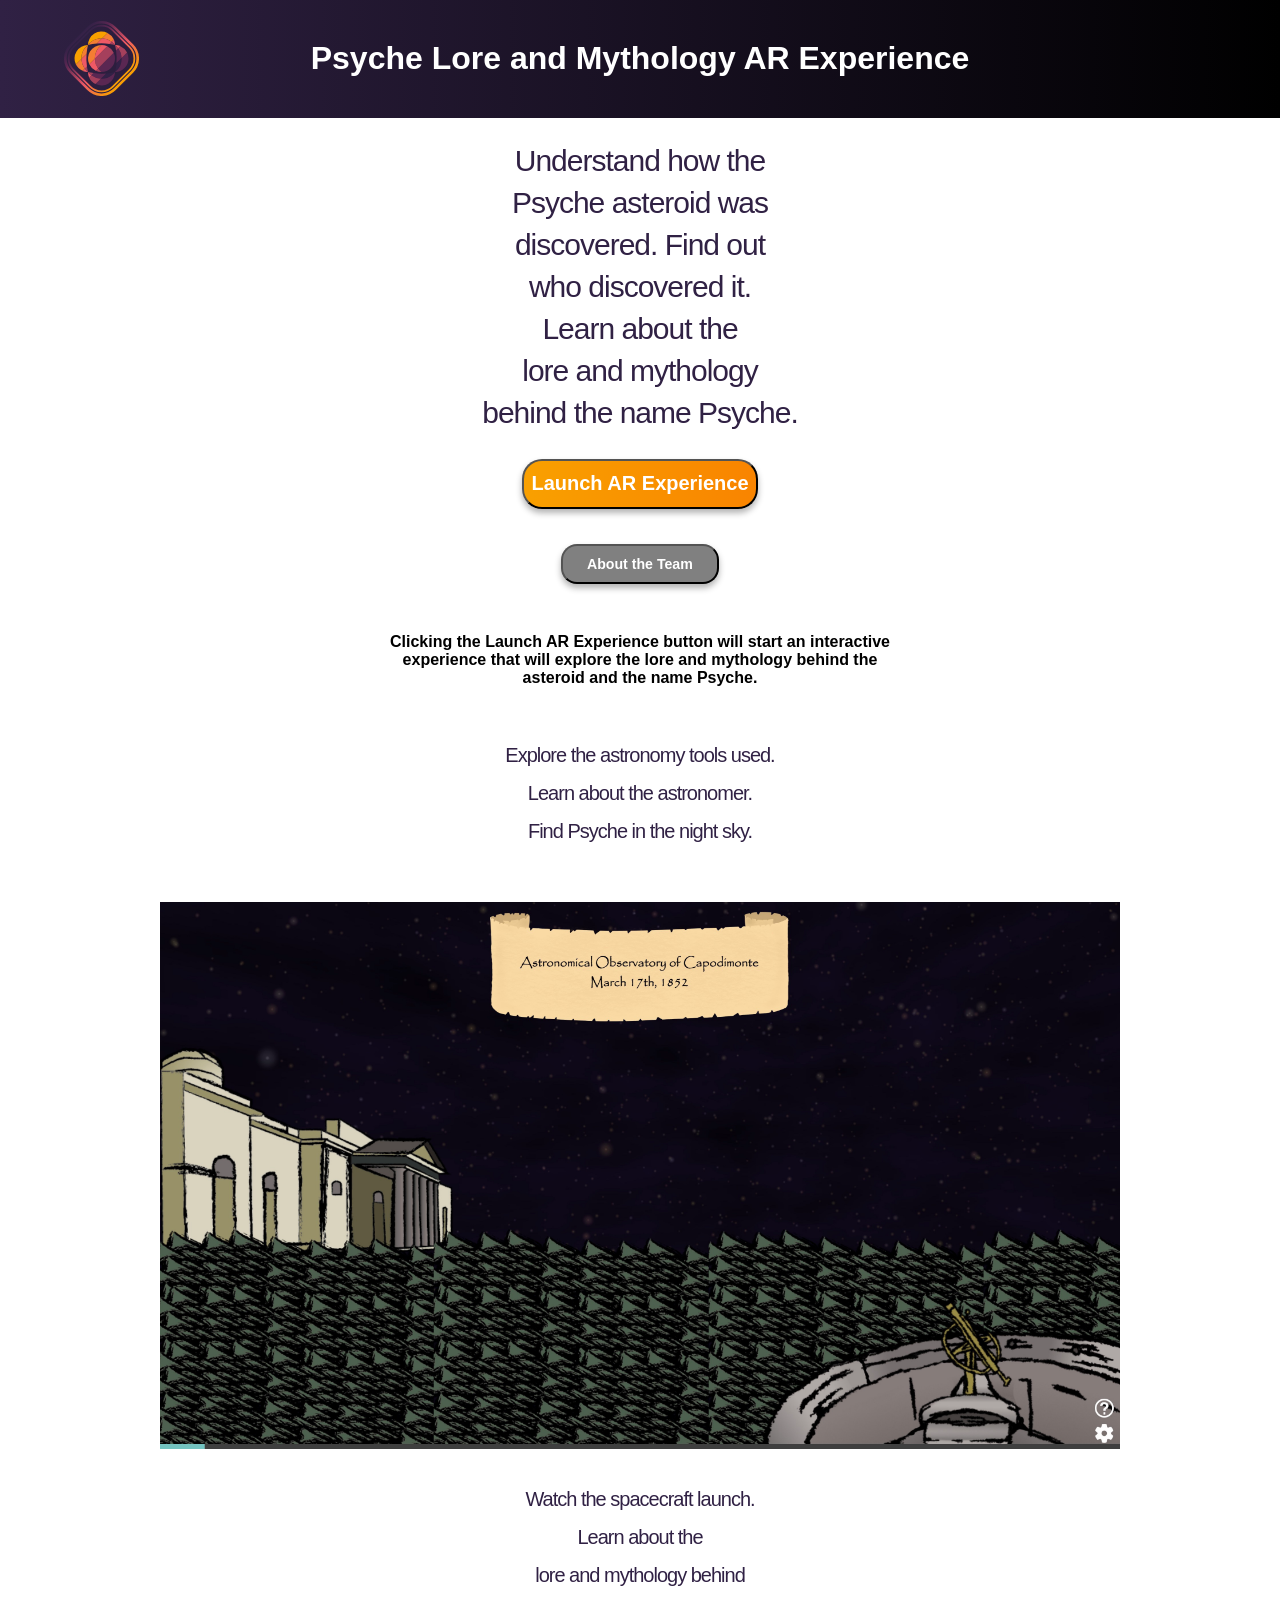
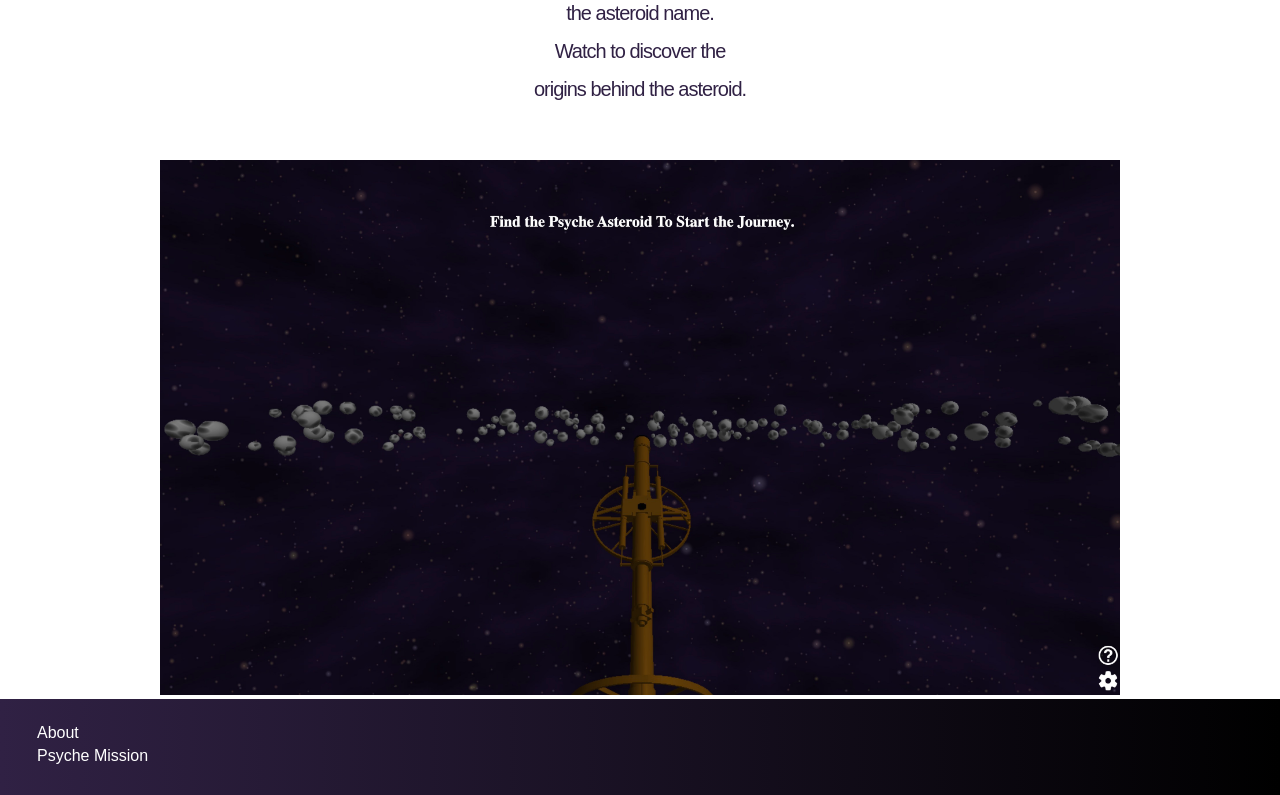
<file: lore_and_mythology_experience/pages/index.html>
<!doctype html>
<html lang="en">
<head>
<meta charset="UTF-8" />
<meta name="viewport" content="width=device-width, initial-scale=1.0" />
<meta http-equiv="X-UA-Compatible" content="IE=edge" />
<title>Psyche Lore and Mythology Launch Page</title>
<link rel="stylesheet" href="../assets/css/index.css" />
<script src="../assets/js/index.js" defer></script>
</head>

<body>
<!-- Launch Page Psyche Icon and Title -->
<div id="container">
<div id="psyche-header">
<img
  src="../assets/images/Psyche_Icon_Color-SVG.svg"
alt="Psyche Icon"
id="psyche-icon" draggable="false" />
<header>
<h1>Psyche Lore and Mythology AR Experience</h1>
</header>
</div>

<!-- Experience Information -->
<div class="psyche-info">
<!-- Experience Description -->
<div class="psyche-info-headline">Understand how the</div>
<div class="psyche-info-headline">Psyche asteroid was</div>
<div class="psyche-info-headline">discovered. Find out</div>
<div class="psyche-info-headline">who discovered it.</div>
<div class="psyche-info-headline">Learn about the</div>
<div class="psyche-info-headline">lore and mythology</div>
<div class="psyche-info-headline">behind the name Psyche.</div>

<!-- Launch Button -->
<button id="launch-button" type="button" onclick="onClick()">
Launch AR Experience
</button>

<!-- About Button -->
<button class="about-button" type="button">
  <a class="about-link" href="../../satellite_experience/pages/about_page.html">About the Team</a>
</button>
</div>

<!-- Instructions -->
<div class="psyche-info" style="margin-top: 0px">
Clicking the Launch AR Experience button will start an interactive </br>
experience that will explore the lore and mythology behind the </br>
  asteroid and the name Psyche.
</div>

      <!-- Main Content Section -->
      <div class="fade-in-section">
          <div class="psyche-info">
              <div class="psyche-info-line"> Explore the astronomy tools used.</div>
              <div class="psyche-info-line"> Learn about the astronomer.</div>
              <div class="psyche-info-line"> Find Psyche in the night sky.</div>
          </div>

          <div class="psyche-lore-telescope-img" >
              <img src="../assets/images/launch/context.jpg" alt="Observatory with telescope pointing up into the night sky" draggable="false"/>
          </div>
  </div>

  <!-- Psyche Lore Content Section -->
      <div class="fade-in-section">
          <div class="psyche-info">
              <div class="psyche-info-line"> Watch the spacecraft launch.</div>
              <div class="psyche-info-line"> Learn about the</div>
              <div class="psyche-info-line"> lore and mythology behind</div>
              <div class="psyche-info-line"> the asteroid name.</div>
              <div class="psyche-info-line">Watch to discover the</div>
              <div class="psyche-info-line"> origins behind the asteroid.</div>
          </div>

          <div class="psyche-lore-telescope-img">
              <img src="../assets/images/launch/main.jpeg" alt="Telescope searching for the asteroid in the night sky" draggable="false"/>
          </div>
      </div>

      <!-- footer -->
        <div class="footer">
          <div class="footer-links">
            <div class="footer-link"><a href="../../satellite_experience/pages/about_page.html">About</a></div>
            <div class="footer-link"><a href="https://psyche.asu.edu/" target="_blank">Psyche Mission</a></div>
          </div>
        </div>
    </div>
  </body>
</html>
</file>
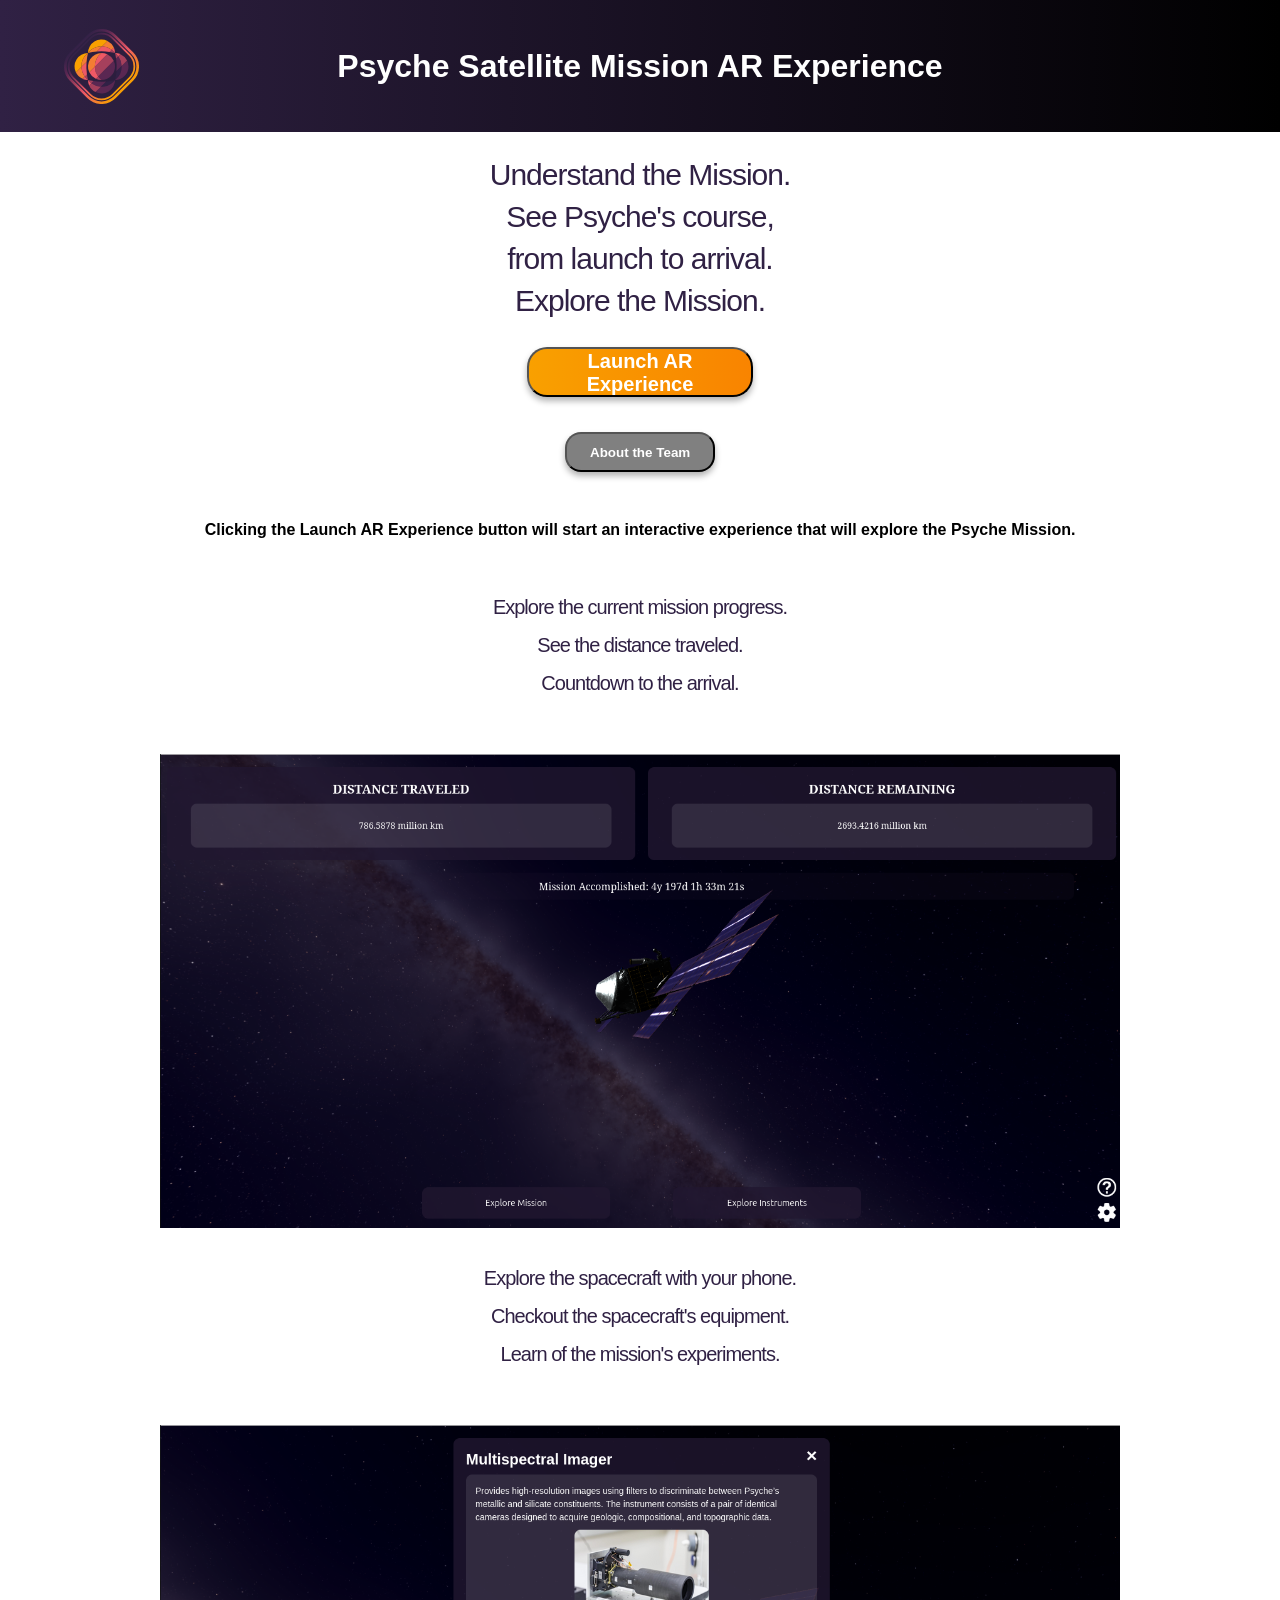
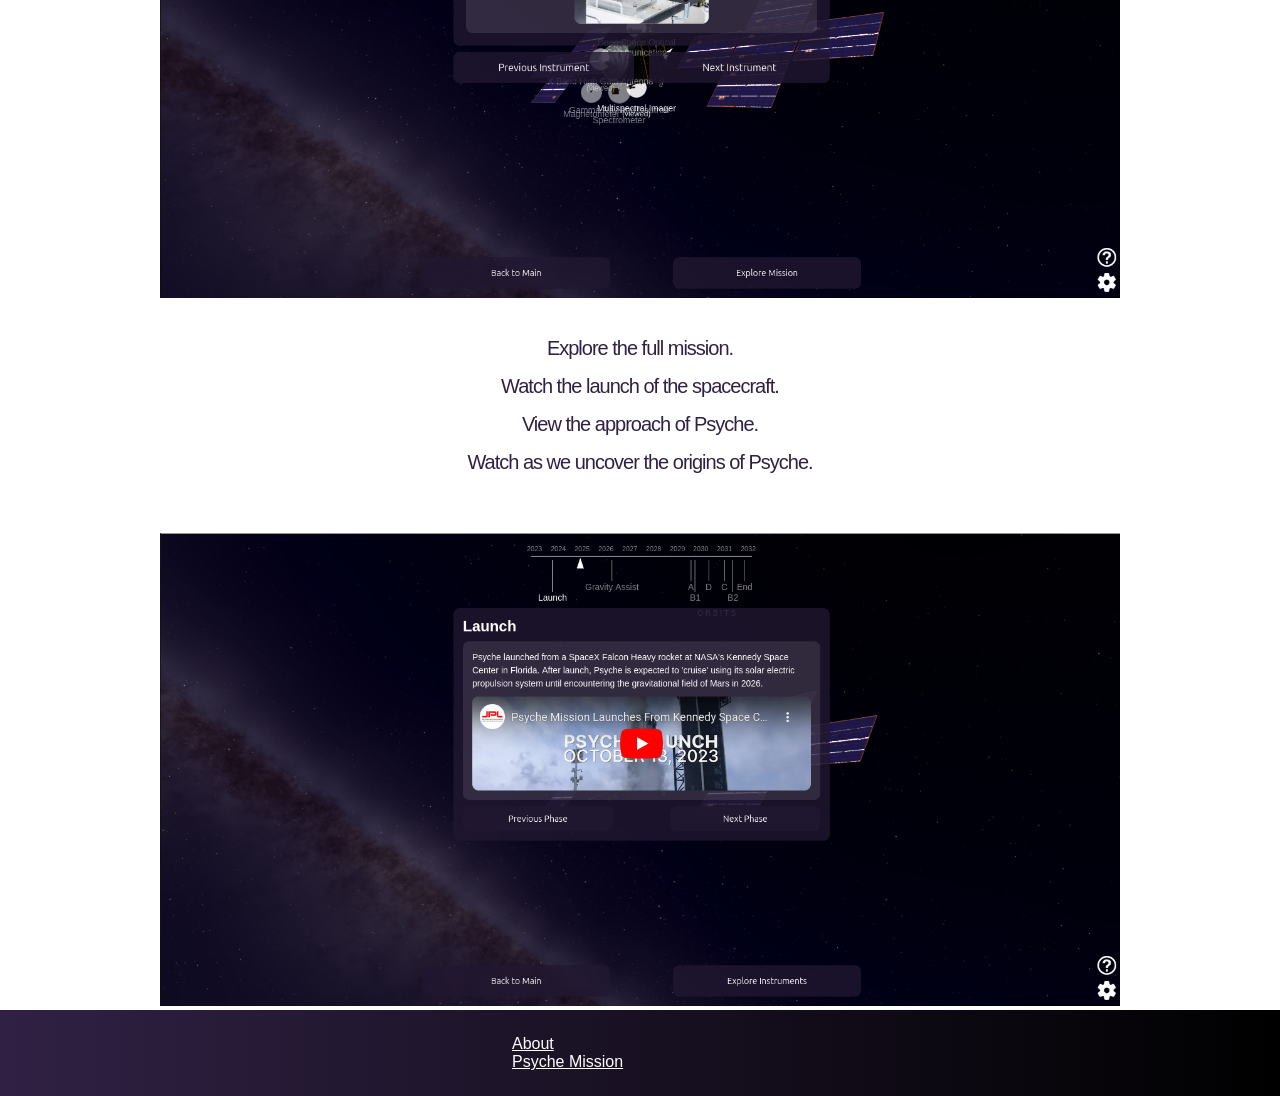
<file: satellite_experience/pages/index.html>
<!doctype html>
<html lang="en">
  <head>
    <meta charset="UTF-8" />
    <meta name="viewport" content="width=device-width, initial-scale=1.0" />
    <meta http-equiv="X-UA-Compatible" content="IE=edge" />
    <title>Launch Page</title>
    <link rel="stylesheet" href="../assets/css/index.css" />
    <script src="../assets/js/index.js" defer></script>
  </head>

  <body>
    <!-- Launch Page Psyche Icon and Title -->
    <div id="container">
      <div id="psyche-header">
        <img
          src="../assets/images/Psyche_Icon_Color-SVG.svg"
          alt="Psyche Icon"
          id="psyche-icon"
        />
        <header>
          <h1>Psyche Satellite Mission AR Experience</h1>
        </header>
      </div>

      <!-- Experience Information -->
      <div class="psyche-info">
        <!-- Experience Description -->
        <div class="psyche-info-headline">Understand the Mission.</div>
        <div class="psyche-info-headline">See Psyche's course,</div>
        <div class="psyche-info-headline">from launch to arrival.</div>
        <div class="psyche-info-headline">Explore the Mission.</div>

        <!-- Launch Button -->
        <button id="launch-button" type="button" onclick="onClick()">
          Launch AR Experience
        </button>

        <!-- About Button -->
        <button class="about-button" type="button">
          <a class="about-link" href="about_page.html">About the Team</a>
        </button>
      </div>

      <!-- Instructions -->
      <div class="psyche-info" style="margin-top: 0px">
        Clicking the Launch AR Experience button will start an interactive
        experience that will explore the Psyche Mission.
      </div>

      <!-- Main Content Section -->
      <div class="fade-in-section">
        <div class="psyche-info">
          <div class="psyche-info-line">
            Explore the current mission progress.
          </div>
          <div class="psyche-info-line">See the distance traveled.</div>
          <div class="psyche-info-line">Countdown to the arrival.</div>
        </div>

        <div class="psyche-satellite-img">
          <img
            src="../assets/images/main_content.png"
            alt="Psyche Satellite Image"
          />
        </div>
      </div>

      <!-- Instrument Content Section -->
      <div class="fade-in-section">
        <div class="psyche-info">
          <div class="psyche-info-line">
            Explore the spacecraft with your phone.
          </div>
          <div class="psyche-info-line">
            Checkout the spacecraft's equipment.
          </div>
          <div class="psyche-info-line">
            Learn of the mission's experiments.
          </div>
        </div>

        <div class="psyche-satellite-img">
          <img
            src="../assets/images/instruments_content.png"
            alt="Psyche Satellite Image"
          />
        </div>
      </div>

      <!-- Mission Content Section -->
      <div class="fade-in-section">
        <div class="psyche-info">
          <div class="psyche-info-line">Explore the full mission.</div>
          <div class="psyche-info-line">
            Watch the launch of the spacecraft.
          </div>
          <div class="psyche-info-line">View the approach of Psyche.</div>
          <div class="psyche-info-line">
            Watch as we uncover the origins of Psyche.
          </div>
        </div>
        <div class="psyche-satellite-img">
          <img
            src="../assets/images/mission_content.png"
            alt="Psyche Satellite Image"
          />
        </div>
      </div>

      <!-- footer -->
      <div class="footer">
        <div class="footer-links">
          <div><a href="about_page.html">About</a></div>
          <div><a href="https://psyche.asu.edu/" target="_blank">Psyche Mission</a></div>
        </div>
      </div>
    </div>
  </body>
</html>
</file>
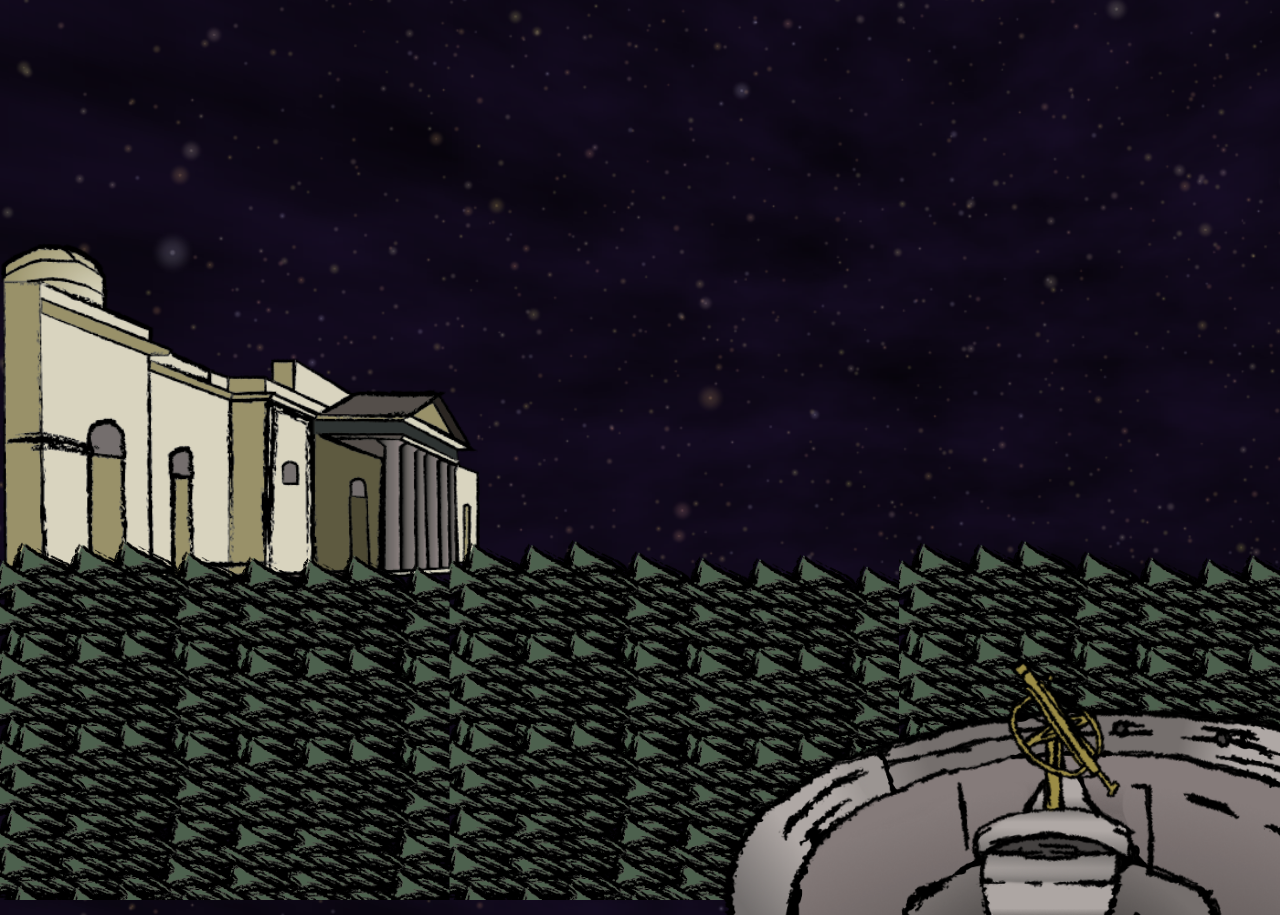
<file: lore_and_mythology_experience/pages/amp_context.html>
<!doctype html>
<html lang="en">
  <head>
    <meta charset="UTF-8" />
    <meta name="viewport" content="width=device-width, initial-scale=1.0" />
    <title>My Website</title>
    <link rel="stylesheet" href="../assets/css/context.css" />
  </head>

  <body>
    <div id="body">
      <div id="top">
        <div id="scroll" class="scroll-container">
          <div class="scroll-text">Astronomical Observatory of Capodimonte</div>
          <div class="scroll-text">March 17th, 1852</div>
        </div>
      </div>

      <div id="spacer">
        <div id="scrollClick" class="scroll-container">
          <div class="scroll-text">
            Click the Telescope to Start
          </div>
        </div>
      </div>

      <div id="middle">
        <div id="left">
          <div id="observatory"></div>
        </div>
        <div id="right">
          <div id="telescopeBg"></div>
          <div id="telescope"></div>
        </div>
      </div>
      <div id="fg1" class="foreground"></div>
      <div id="fg2" class="foreground"></div>
      <div id="fg3" class="foreground"></div>
    </div>
  </body>
</html>
</file>
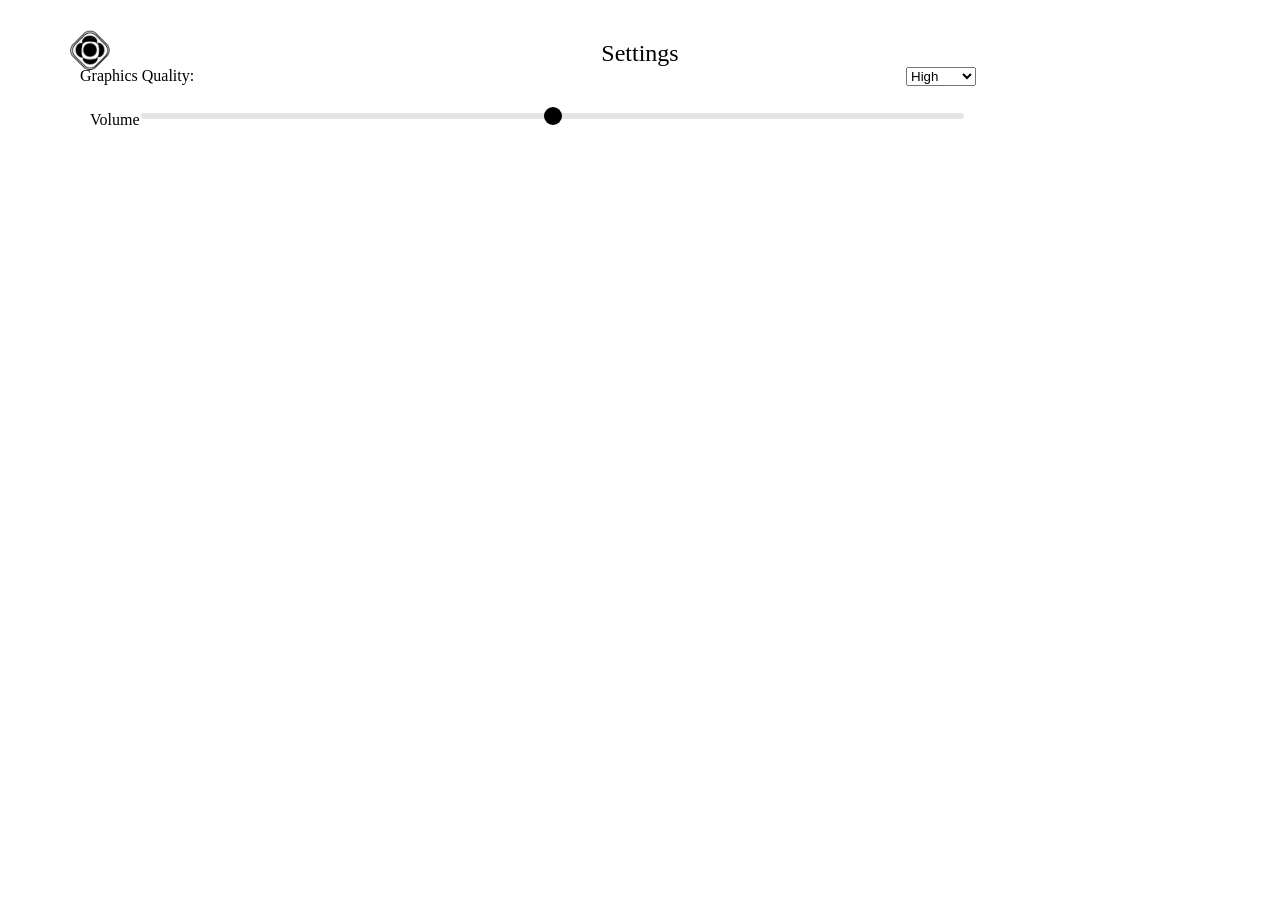
<file: lore_and_mythology_experience/pages/settings_modal.html>
<!doctype html>
<html lang="en">
  <head>
    <meta charset="UTF-8" />
    <meta name="viewport" content="width=device-width, initial-scale=1.0" />
    <title>Settings Page</title>
    <link id="setting-theme" rel="stylesheet" href="../assets/css/styles.css" />
  </head>
  <body>
    <!-- Settings Container -->
    <div id="modal-container-id" class="modal-container">
      <!-- Logo -->
      <div class="modal-logo-container">
        <img
          src="../assets/images/old_psyche_logo.png"
          alt="Logo"
          class="modal-logo"
          draggable="false"
        />
      </div>

      <!-- Settings Title -->
      <div class="modal-title">Settings</div>

      <!-- Content -->
      <div class="modal-content">
        <!-- Graphics Quality Content-->
        <label for="graphics-quality-dropdown">Graphics Quality:</label>
        <select id="graphics-quality-dropdown">
          <option value="high">High</option>
          <option value="medium">Medium</option>
          <option value="low">Low</option>
        </select>

        <!-- Volume Content -->
        <div class="settings-modal-volume">
          <label for="volume-slider">
            <span>Volume</span>
          </label>
          <input
            type="range"
            min="0"
            max="100"
            id="volume-slider"
            name="volume-setting"
            value="50"
          />
        </div>
      </div>
    </div>
    <script src="../assets/js/main.js"></script>
  </body>
</html>
</file>
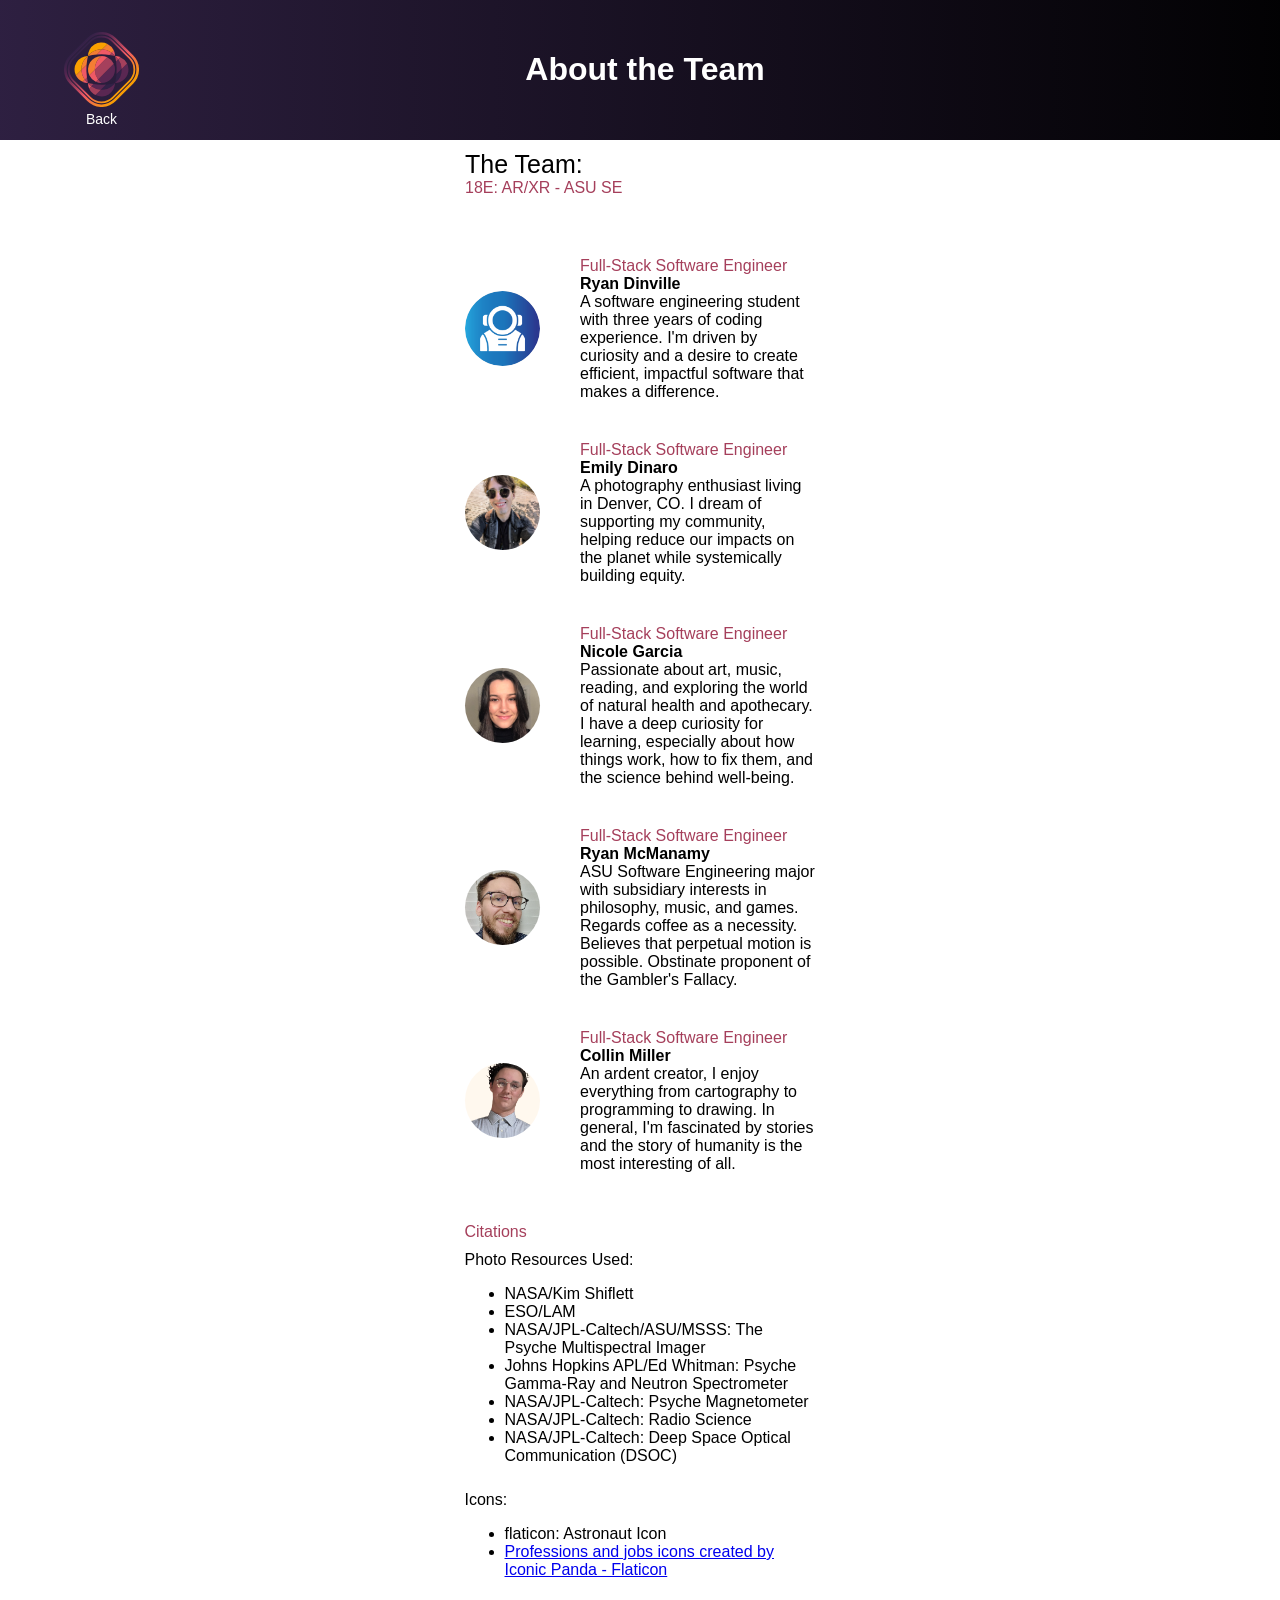
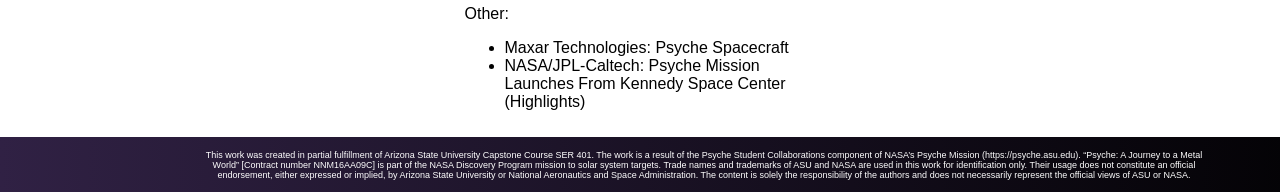
<file: satellite_experience/pages/about_page.html>
<!doctype html>
<html lang="en">
  <head>
    <meta charset="UTF-8" />
    <meta name="viewport" content="width=device-width, initial-scale=1.0" />
    <title>Vertical Flexbox</title>
    <link rel="stylesheet" href="../assets/css/about.css" />
  </head>
  <body>
    <div class="container">
      <div class="about-title">
        <button
          class="logo"
          id="back-button"
          type="button"
          onclick="history.back()"
        >
          <img
            src="../assets/images/Psyche_Icon_Color-SVG.svg"
            alt="Psyche Icon"
            id="psyche-icon"
          />
          <p class="back-link">Back</p>
        </button>

        <header><h1>About the Team</h1></header>
      </div>

      <div class="team-container">
        <div class="team">The Team:</div>
        <div class="group">18E: AR/XR - ASU SE</div>
      </div>

      <div class="content-container">
        <div class="about-container">
          <div class="team-member">
            <!-- <div class="pfp-container"> -->
            <!--   <img -->
            <!--     src="../assets/images/astronaut.png" -->
            <!--     <!-- src="../assets/images/user.png" -->
            <!--     alt="anonymous pfp" -->
            <!--     class="pfp-icon" -->
            <!--   /> -->
            <!-- </div> -->
            <div
              class="pfp-container"
              style="
                background-image: url(&quot;../assets/images/astronaut.png&quot;);
                background-size: cover;
              "
            ></div>
            <div class="name-container">
              <div class="role">Full-Stack Software Engineer</div>
              <div class="name">Ryan Dinville</div>
              <div class="bio">
                A software engineering student with three years of coding
                experience. I'm driven by curiosity and a desire to create
                efficient, impactful software that makes a difference.
              </div>
            </div>
          </div>

          <div class="team-member">
            <div
              class="pfp-container"
              style="
                background-image: url(&quot;../assets/images/Emily_PFP.jpg&quot;);
                background-size: cover;
              "
            ></div>
            <div class="name-container">
              <div class="role">Full-Stack Software Engineer</div>
              <div class="name">Emily Dinaro</div>
              <div class="bio">
                A photography enthusiast living in Denver, CO. I dream of
                supporting my community, helping reduce our impacts on the
                planet while systemically building equity.
              </div>
            </div>
          </div>

          <div class="team-member">
            <div
              class="pfp-container"
              style="
                background-image: url(&quot;../assets/images/Nicole_PFP.jpg&quot;);
                background-size: cover;
              "
            ></div>
            <div class="name-container">
              <div class="role">Full-Stack Software Engineer</div>
              <div class="name">Nicole Garcia</div>
              <div class="bio">
                Passionate about art, music, reading, and exploring the world of
                natural health and apothecary. I have a deep curiosity for
                learning, especially about how things work, how to fix them, and
                the science behind well-being.
              </div>
            </div>
          </div>

          <div class="team-member">
            <div
              class="pfp-container"
              style="
                background-image: url(&quot;../assets/images/ramcmana_pfp.jpg&quot;);
                background-size: cover;
              "
            ></div>
            <div class="name-container">
              <div class="role">Full-Stack Software Engineer</div>
              <div class="name">Ryan McManamy</div>
              <div class="bio">
                ASU Software Engineering major with subsidiary interests in
                philosophy, music, and games. Regards coffee as a necessity.
                Believes that perpetual motion is possible. Obstinate proponent
                of the Gambler's Fallacy.
              </div>
            </div>
          </div>

          <div class="team-member">
            <div
              class="pfp-container"
              style="
                background-image: url(&quot;../assets/images/collin_pfp.png&quot;);
                background-size: cover;
              "
            ></div>
            <div class="name-container">
              <div class="role">Full-Stack Software Engineer</div>
              <div class="name">Collin Miller</div>
              <div class="bio">
                An ardent creator, I enjoy everything from cartography to
                programming to drawing. In general, I'm fascinated by stories
                and the story of humanity is the most interesting of all.
              </div>
            </div>
          </div>
        </div>

        <div class="citation-container">
          <div class="citation-title">Citations</div>
          <div class="citation-section-title">Photo Resources Used:</div>
          <div class="citation-section">
            <ul>
              <li>NASA/Kim Shiflett</li>
              <li>ESO/LAM</li>
              <li>
                NASA/JPL-Caltech/ASU/MSSS: The Psyche Multispectral Imager
              </li>
              <li>
                Johns Hopkins APL/Ed Whitman: Psyche Gamma-Ray and Neutron
                Spectrometer
              </li>
              <li>NASA/JPL-Caltech: Psyche Magnetometer</li>
              <li>NASA/JPL-Caltech: Radio Science</li>
              <li>NASA/JPL-Caltech: Deep Space Optical Communication (DSOC)</li>
            </ul>
          </div>
          <div class="citation-section-title">Icons:</div>
          <div class="citation-section">
            <ul>
              <li>flaticon: Astronaut Icon</li>
              <li>
                <a
                  href="https://www.flaticon.com/free-icons/professions-and-jobs"
                  title="professions and jobs icons"
                  >Professions and jobs icons created by Iconic Panda -
                  Flaticon</a
                >
              </li>
            </ul>
          </div>
          <div class="citation-section-title">Other:</div>
          <div class="citation-section">
            <ul>
              <li>Maxar Technologies: Psyche Spacecraft</li>
              <li>
                NASA/JPL-Caltech: Psyche Mission Launches From Kennedy Space
                Center (Highlights)
              </li>
            </ul>
          </div>
        </div>
      </div>

      <footer>
        <div class="about-title">
          <div class="disclaimer">
            This work was created in partial fulfillment of Arizona State
            University Capstone Course SER 401. The work is a result of the
            Psyche Student Collaborations component of NASA’s Psyche Mission
            (https://psyche.asu.edu). “Psyche: A Journey to a Metal World”
            [Contract number NNM16AA09C] is part of the NASA Discovery Program
            mission to solar system targets. Trade names and trademarks of ASU
            and NASA are used in this work for identification only. Their usage
            does not constitute an official endorsement, either expressed or
            implied, by Arizona State University or National Aeronautics and
            Space Administration. The content is solely the responsibility of
            the authors and does not necessarily represent the official views of
            ASU or NASA.
          </div>
        </div>
      </footer>
    </div>
  </body>
</html>
</file>
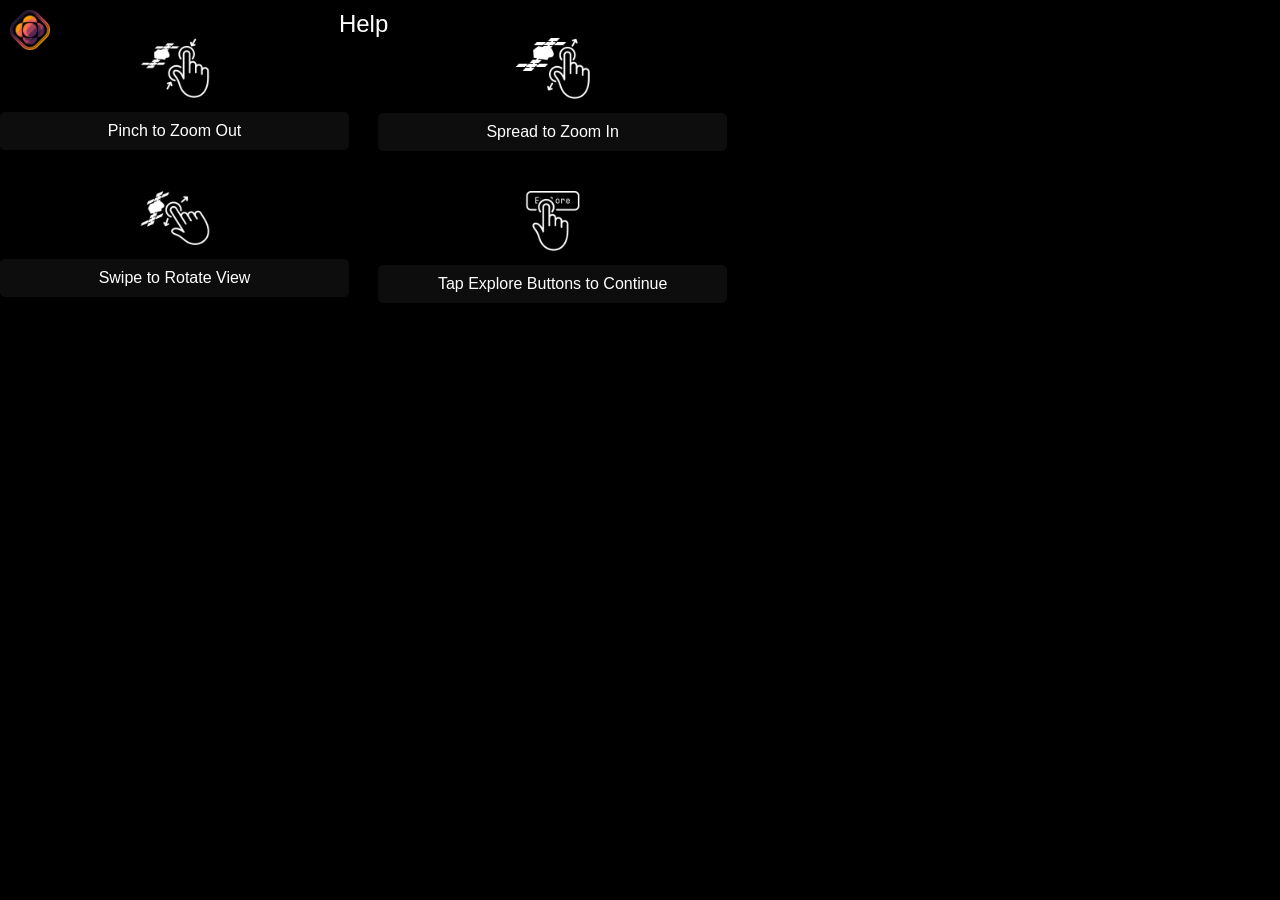
<file: satellite_experience/pages/help_modal.html>
<!doctype html>
<html lang="en">
  <head>
    <meta charset="UTF-8" />
    <meta name="viewport" content="width=device-width, initial-scale=1.0" />
    <title>Help Page</title>
    <link rel="stylesheet" href="../assets/css/styles.css" />
  </head>
  <body>
    <!-- Help Container -->
    <div id="help-modal-container-id" class="modal-container">
      <!-- Logo -->
      <div class="modal-logo-container">
        <img
          src="../assets/images/psyche_logo.png"
          alt="Logo"
          class="modal-logo"
        />
      </div>

      <!-- Help Title -->
      <div class="modal-title">Help</div>

      <!-- Content -->
      <div class="modal-content">
        <!-- Top Left Content -->
        <div class="modal-column-left">
          <img
            src="../assets/images/zoom_out_icon.png"
            alt="Pinch to Zoom Out"
            id="zoom-out-icon"
            class="modal-icon"
          />
          <div class="modal-text">Pinch to Zoom Out</div>
        </div>

        <!-- Top Right Content -->
        <div class="modal-column-right">
          <img
            src="../assets/images/zoom_in_icon.png"
            alt="Spread to Zoom In"
            id="zoom-in-icon"
            class="modal-icon"
          />
          <div class="modal-text">Spread to Zoom In</div>
        </div>

        <!-- Bottom Left Content -->
        <div class="modal-column-left">
          <img
            src="../assets/images/swipe_icon.png"
            alt="Swipe to Rotate View"
            id="swipe-icon"
            class="modal-icon"
          />
          <div class="modal-text">Swipe to Rotate View</div>
        </div>

        <!-- Bottom Right Content -->
        <div class="modal-column-right">
          <img
            src="../assets/images/tap_explore_icon.png"
            alt="Tap Explore Buttons"
            id="tap-icon"
            class="modal-icon"
          />
          <div class="modal-text">Tap Explore Buttons to Continue</div>
        </div>
      </div>
    </div>
  </body>
</html>
</file>
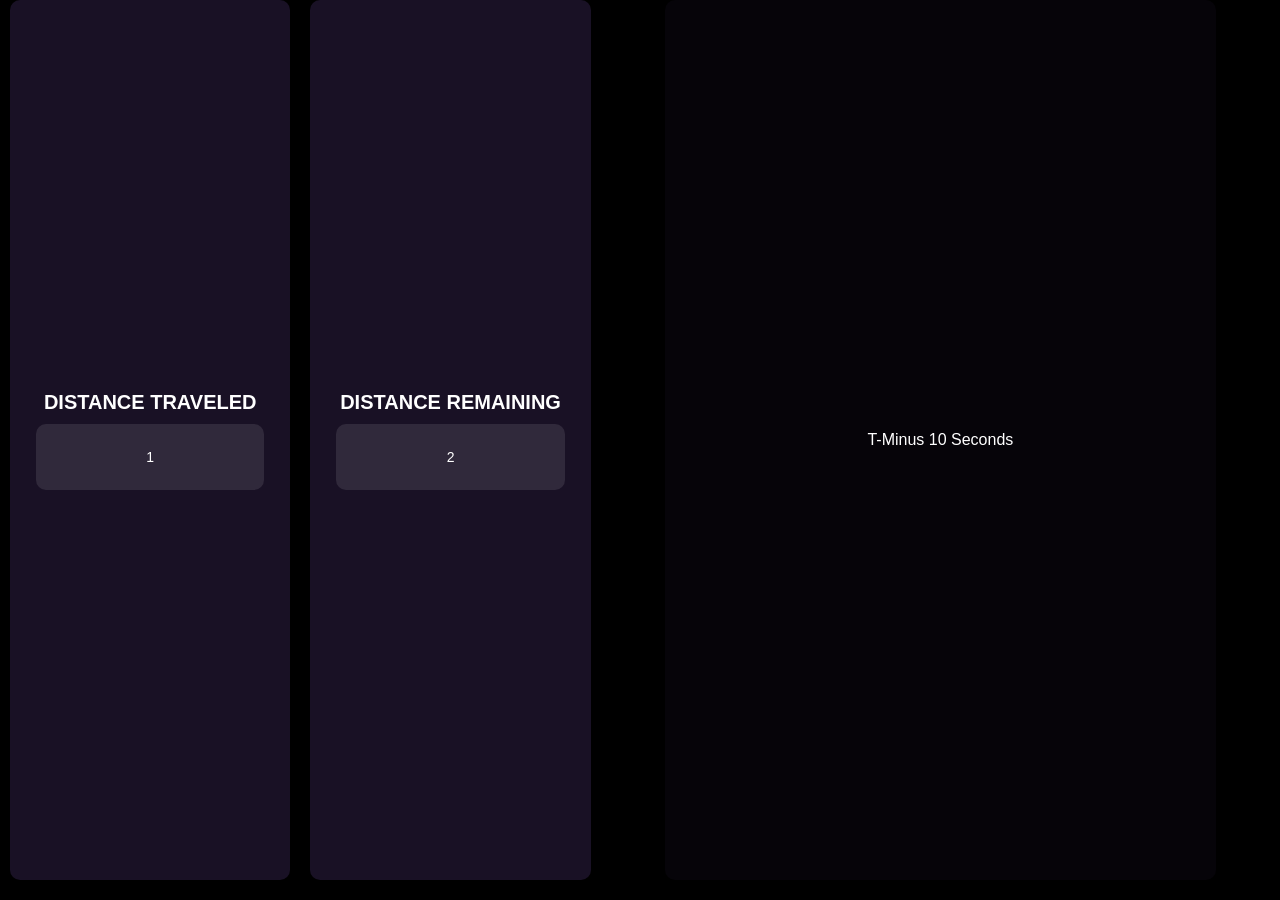
<file: satellite_experience/pages/main_content.html>
<!doctype html>
<html lang="en">
  <head>
    <meta charset="UTF-8" />
    <meta name="viewport" content="width=device-width, initial-scale=1.0" />
    <title>Main Content</title>
    <link rel="stylesheet" href="../assets/css/styles.css" />
  </head>
  <body>
    <div id = distanceFields>
      <div class="distance">
        <div class="distanceHeading" > DISTANCE TRAVELED </div>
        <div class="distanceInfo" id="distanceTag">1</div>
      </div>
      <div class="distance">
        <div class="distanceHeading" > DISTANCE REMAINING </div>
        <div class="distanceInfo" id="distanceLeft">2</div>
      </div>
    </div>
      <div id="timeRemaining"class="distance"> 
        T-Minus 10 Seconds
      </div>
  </body>
</html>
</file>
<file: lore_and_mythology_experience/assets/css/index.css>
/* Main Styling */
body {
  font-family: Arial, Helvetica, sans-serif;
  background-color: white;
  background: white;
  color: white;
  text-align: center;
  display: flex;
  padding: 0;
  margin: 0;
  width: 100%;
  position: absolute;
  margin: 0;
  padding: 0;
  overscroll-behavior: none;
}

img {
  pointer-events: none;
}
/* Launch Page */
#container {
  display: flex;
  flex-direction: column;
  justify-content: space-between;
  background-color: #ffffff;
  align-items: center;
  margin-left: 0vh;
  width: 100%;
  margin-right: 0vh;
  text-align: center;
}

#body {
  display: flex;
  flex-direction: column;
  justify-content: space-between;
  align-items: center;
  height: 100vh;
  margin: 0;
}

#psyche-header {
  display: flex;
  flex-direction: row;
  justify-content: center;
  align-self: center;
  background-image: linear-gradient(to right, #302144, #000000);
  align-items: center;
  min-height: 5%;
  width: 100%;
  text-align: center;
}

#psyche-icon {
  position: absolute;
  left: 0;
  align-self: center;
  max-height: 75px;
  max-width: 75px;
  min-height: 75px;
  min-width: 75px;
  height: 15%;
  width: 15%;
  margin-left: 5%;
  pointer-events: auto;
  cursor: pointer;
  z-index: 999;
}

#header {
  align-self: center;
  margin-left: 100px !important;
  margin-right: 100px !important;
}

h1 {
  margin-left: 100px;
  margin-right: 100px;
}

.psyche-info {
  margin-top: 50px;
  font-weight: bold;
  border: 2px solid white;
  color: black;
}

.psyche-info-line {
  font-family: "Helvetica", sans-serif;
  font-weight: normal;
  font-size: 20px;
  line-height: 1.4;
  text-align: center;
  color: #302144;
  letter-spacing: -1px;
}

.psyche-info-headline {
  font-family: "Helvetica", sans-serif;
  font-weight: normal;
  font-size: 30px;
  line-height: 1.4;
  text-align: center;
  color: #302144;
  letter-spacing: -1px;
}

.psyche-info-list {
  font-weight: normal;
  color: black;
  text-align: left;
  align-self: center;
  list-style-type: disc;
}

#launch-button {
  margin-top: 25px;
  margin-bottom: 25px;
  font-size: 20px;
  color: white;
  font-weight: bold;
  background: linear-gradient(to right, #f9a000, #f98400);
  border: 2px 50% black;
  border-radius: 20px;
  height: 50px;
  width: 75%;
  cursor: pointer;
  transition:
    background-color 0.3s,
    transform 0.1s;
  box-shadow: 0 4px 6px rgba(0, 0, 0, 0.3);
}

#launch-button:active {
  background: rgba(255, 255, 255, 0.5);
  color: #f9a000;
  transform: scale(0.95);
  border: none;
}

#launch-button:focus {
  outline: 3px solid #80bdff;
  outline-offset: 2px;
}

#launch-button:hover {
  box-shadow: 0 6px 8px rgba(0, 0, 0, 0.35);
}

.psyche-lore-telescope-img img {
  margin-top: 25px;
  width: 75%;
}

.fade-in-section {
  opacity: 0;
  transform: translateY(20px);
  transition:
    opacity 1s ease-out,
    transform 1s ease-out;
}

.fade-in-section.visible {
  opacity: 1;
  transform: translateY(0);
}

.psyche-info {
  margin: 20px 0;
}

.psyche-info-line {
  margin: 10px 0;
}

.about-link {
  text-decoration: none;
  font-size: 10cqw;
  color: white;
}

.about-button {
  margin-top: 10px;
  margin-bottom: 25px;
  container-type: inline-size;
  color: white;
  font-weight: bold;
  background-color: gray;
  border: 2px 50% black;
  border-radius: 16px;
  height: 40px;
  width: 50%;
  cursor: pointer;
  transition:
    background-color 0.3s,
    transform 0.1s;
  box-shadow: 0 4px 6px rgba(0, 0, 0, 0.3);
}

.about-button:active {
  background: rgba(255, 255, 255, 0.5);
  transform: scale(0.95);
  border: none;
}

.about-button:focus {
  outline: none;
}

.about-button:hover {
  box-shadow: 0 6px 8px rgba(0, 0, 0, 0.35);
}

.footer {
  background-image: linear-gradient(to right, #302144, #000000);
  width: 100%;
  justify-content: center;
}

.footer-links {
  padding-top: 20px;
  padding-bottom: 25px;
  text-align: left;
  width: 95%;
  left: 50%;
  margin: 0 auto;
}
.footer-links a {
  color: white;
  text-decoration: none;
}
.footer-links a:hover {
  color: #f9a001;
}
.footer-links a:visited {
  text-decoration: none;
}

.footer-link {
  margin: 5px;
}
</file>
<file: satellite_experience/assets/css/index.css>
/* Main Styling */
body {
  font-family: Arial, Helvetica, sans-serif;
  background-color: white;
  background: white;
  color: white;
  text-align: center;
  display: flex;
  padding: 0;
  margin: 0;
  width: 100%;
  position: absolute;
  margin: 0;
  padding: 0;
  overscroll-behavior: none;
}
/* Launch Page */
#container {
  display: flex;
  flex-direction: column;
  justify-content: space-between;
  background-color: #ffffff;
  align-items: center;
  margin-left: 0vh;
  width: 100%;
  margin-right: 0vh;
  text-align: center;
}

#body {
  display: flex;
  flex-direction: column;
  justify-content: space-between;
  align-items: center;
  height: 100vh;
  margin: 0;
}

#psyche-header {
  display: flex;
  flex-direction: row;
  justify-content: center;
  align-self: center;
  background-image: linear-gradient(to right, #302144, #000000);
  align-items: center;
  min-height: 5%;
  width: 100%;
  text-align: center;
}

#psyche-icon {
  position: absolute;
  left: 0;
  align-self: center;
  max-height: 75px;
  max-width: 75px;
  min-height: 75px;
  min-width: 75px;
  height: 15%;
  width: 15%;
  margin-left: 5%;
}

#header {
  align-self: center;
  margin-left: 100px !important;
  margin-right: 100px !important;
}

h1 {
  margin-left: 100px;
  margin-right: 100px;
}

.psyche-info {
  margin-top: 50px;
  font-weight: bold;
  border: 2px solid white;
  color: black;
}

.psyche-info-line {
  font-family: "Helvetica", sans-serif;
  font-weight: normal;
  font-size: 20px;
  line-height: 1.4;
  text-align: center;
  color: #302144;
  letter-spacing: -1px;
}

.psyche-info-headline {
  font-family: "Helvetica", sans-serif;
  font-weight: normal;
  font-size: 30px;
  line-height: 1.4;
  text-align: center;
  color: #302144;
  letter-spacing: -1px;
}

.psyche-info-list {
  font-weight: normal;
  color: black;
  text-align: left;
  align-self: center;
  list-style-type: disc;
}

#launch-button {
  margin-top: 25px;
  margin-bottom: 25px;
  font-size: 20px;
  color: white;
  font-weight: bold;
  background: linear-gradient(to right, #f9a000, #f98400);
  border: 2px 50% black;
  border-radius: 20px;
  height: 50px;
  width: 75%;
  cursor: pointer;
  transition:
    background-color 0.3s,
    transform 0.1s;
  box-shadow: 0 4px 6px rgba(0, 0, 0, 0.3);
}

#launch-button:active {
  background: rgba(255, 255, 255, 0.5);
  color: #f9a000;
  transform: scale(0.95);
  border: none;
}

#launch-button:focus {
  outline: 3px solid #80bdff;
  outline-offset: 2px;
}

#launch-button:hover {
  box-shadow: 0 6px 8px rgba(0, 0, 0, 0.35);
}

.psyche-satellite-img img {
  margin-top: 25px;
  width: 75%;
}

.fade-in-section {
  opacity: 0;
  transform: translateY(20px);
  transition:
    opacity 1s ease-out,
    transform 1s ease-out;
}

.fade-in-section.visible {
  opacity: 1;
  transform: translateY(0);
}

.psyche-info {
  margin: 20px 0;
}

.psyche-info-line {
  margin: 10px 0;
}

.about-link {
  text-decoration: none;
  font-size: 10cqw;
  color: white;
}

.about-button {
  margin-top: 10px;
  margin-bottom: 25px;
  container-type: inline-size;
  color: white;
  font-weight: bold;
  background-color: gray;
  border: 2px 50% black;
  border-radius: 16px;
  height: 40px;
  width: 50%;
  cursor: pointer;
  transition:
    background-color 0.3s,
    transform 0.1s;
  box-shadow: 0 4px 6px rgba(0, 0, 0, 0.3);
}

.about-button:active {
  background: rgba(255, 255, 255, 0.5);
  transform: scale(0.95);
  border: none;
}

.about-button:focus {
  outline: none;
}

.about-button:hover {
  box-shadow: 0 6px 8px rgba(0, 0, 0, 0.35);
}

.footer {
  background-image: linear-gradient(to right, #302144, #000000);
  width: 100%;
  justify-content: center;
}

.footer-links {
  padding-top: 25px;
  padding-bottom: 25px;
  text-align: left;
  width: 20%;
  left: 50%;
  margin: 0 auto;
}
.footer-links a {
  color: white;
}
</file>
<file: lore_and_mythology_experience/assets/css/context.css>
@font-face {
    font-family: 'Papyrus';
    src: url('../fonts/papyrus.ttf') format('truetype');
}
html {
    overflow: hidden;
}
body {
    background-image: url("../images/context/skybox.png");
    display: flex;
    flex-direction: column;
    min-height: 100vh;
    height: 100vh;
    gap: 20px;
    margin: 0;
    overflow: hidden;
}
/*
====================================
Main Containers
====================================
 */
#top {
    display: flex;
    flex-direction: column;
    height: 20vh;
    margin-top: 20px;
    justify-content: center;
    align-items: center;
}

#spacer {
    display: flex;
    flex-direction: column;
    height: 20vh;
    margin-top: -20px;
    justify-content: center;
    align-items: center;
}
#middle {
    display: flex;
    height: 40vh;
    flex-direction: row;
    position: absolute;
    bottom: 35vh;
}
.foreground {
    display: flex;
    flex-direction: row;
    height: 20vh;
    width: 100vw;
    background-image: url("../images/context/grass.png");
    background-size: auto 100%;
    background-repeat: repeat-x;
}
/*
====================================
Secondary Containers
====================================
 */
#scroll {
    opacity: 0;
    max-width: 500px;
}
#scrollClick {
    opacity: 0;
    max-width: 500px;
    height: 50%;
}
#left {
    width: 50vw;
    position: relative;
    bottom: -2vh;
    z-index: 1;
}
#right {
    width: 40vw;
    position: relative;
    bottom: -20vh;
    left: 5vw;
    z-index: 6;
    display: flex;
    flex-direction: column-reverse;
}
#fg1 {
    position: absolute;
    bottom: 20vh;
    z-index: 2;
}
#fg2 {
    position: absolute;
    bottom: 10vh;
    z-index: 4;
}
#fg3 {
    position: absolute;
    bottom: 0;
    z-index: 5;
}
/*
====================================
Tertiary Containers
====================================
 */

 #telescope {
    aspect-ratio: 1 / 1;
    width: 700px;
    height: auto;
    opacity: 1 !important;
    z-index: 2;
    background-image: url("../images/context/telescope.png");
    background-size: contain;
    background-repeat: no-repeat;
    background-position: bottom right;
    position: absolute;
    bottom: -150px;
    right: -200px;
    pointer-events: none;
}

#telescopeBg {
    background-color: rgba(255, 255, 255, 0.0);
    aspect-ratio: 1 / 1;
    width: 150px;
    height: auto;
    z-index: 10;
    border-radius: 100%;
    position: absolute;
    bottom: -40px;
    right: 80px;
    pointer-events: all;
}


#observatory {
    width: 100%;
    height: 100%;
    z-index: 3;
    background-image: url("../images/context/observatory.png");
    background-size: contain;
    background-repeat: no-repeat;
    background-position: left bottom;
}

.scroll-container {
    display: flex;
    flex-direction: column;
    justify-content: center;
    align-items: center;
    width: 100%;
    height: 100%;
    background-image: url("../images/context/scroll.png");
    background-repeat: no-repeat;
    background-size: 95% 100%;
    background-position: center;
}
.scroll-text {
    position: relative;
    bottom: -10px;
    color: black;
    font-family: "Papyrus", fantasy;
    font-size: 20px;
    font-weight: bold;
    text-align: center;
    width: 100%;
}
</file>
<file: lore_and_mythology_experience/assets/css/styles.css>
@font-face {
  font-family: 'Papyrus';
  src: url('../fonts/papyrus.ttf') format('truetype');
}

@font-face {
  font-family: 'Comfortaa';
  src: url('../fonts/Comfortaa-VariableFont_wght.ttf') format('truetype');
}

body {
  margin: 0;
  overflow: hidden;
  touch-action: none;
}
canvas {
  display: block;
}

img {
  pointer-events: none;
}

.main-title {
  position: absolute;
  left: 50%;
  top: 10%;
  transform: translateX(-50%);
  font-family: "Papyrus", fantasy;
  font-size: clamp(16px, 5vw, 24px); /* Responsive and limited */
  font-weight: bold;
  color: white;
  background: transparent;
  visibility: hidden;
  opacity: 0;
  transition: opacity 1.5s ease; /* fade in */
  user-select: all;
  text-align: center;
  padding: 0 4vw;
  max-width: 95%;
  box-sizing: border-box;
  word-wrap: normal;
}

/* Optional: Tweak further for very small screens */
@media (max-width: 400px) {
  .main-title {
    font-size: 4vw;
    top: 8%;
    padding: 0;
  }
}

.main-title::selection {
  background: transparent; /* remove highlight effect */
  color: inherit; /* keep text color unchanged */
}

/* Icon Button Styling */
#help-icon-button {
  position: fixed;
  bottom: 50px;
  right: 10px;
  width: 30px;
  height: 30px;
  cursor: pointer;
  z-index: 21;
  pointer-events: auto;
  user-select: all; /* allow copying */
}

#help-icon-button::selection {
  background: transparent; /* remove highlight effect */
  color: inherit; /* keep text color unchanged */
}

#settings-icon-button {
  position: fixed;
  bottom: 10px;
  right: 10px;
  width: 30px;
  height: 30px;
  cursor: pointer;
  z-index: 21;
  pointer-events: auto;
  user-select: all; /* allow copying */
}

#settings-icon-button::selection {
  background: transparent; /* remove highlight effect */
  color: inherit; /* keep text color unchanged */
}

/* Modal Styling */
.modal {
  display: none; /* Hide modal by default */
  position: fixed;
  z-index: 30;
  left: 0;
  top: 0;
  width: 100%;
  height: 100%;
  background-color: rgba(0, 0, 0, 0.5);
}

.modal-popup {
  background: url("../images/papyrus_scroll_double_sided_wide_rotated.png")
  no-repeat center center;
  background-size: 100% 100%;
  font-family: "Lucida Calligraphy", "Brush Script MT", cursive;
  margin: 10% auto;
  padding: 20px;
  width: 80%;
  max-width: 375px;
  border-radius: 12px;
  color: black;
  position: relative;
  max-height: 90vh;
  overflow-y: auto;
  z-index: 30;
}

.modal-logo-container {
  position: absolute;
  top: 30px;
  left: 70px;
  z-index: 40;
}

.modal-logo {
  width: 40px;
  height: 40px;
}

.modal-title {
  font-size: 24px;
  margin-top: 0;
  padding-top: 40px;
  text-align: center;
}

.modal-close {
  color: black;
  position: absolute;
  top: 30px;
  right: 70px;
  font-size: 30px;
  font-weight: bold;
  cursor: pointer;
  z-index: 40;
}

.modal-close:hover {
  color: #bbb;
}

.modal-content {
  max-width: 70%;
  margin-left: 80px;
  display: flex;
  flex-wrap: wrap;
  justify-content: space-between;
}

.modal-column-left,
.modal-column-right {
  width: 48%;
  text-align: center;
  margin-bottom: 40px;
}

.modal-icon {
  width: 80px;
  height: auto; /* Maintain aspect ratio */
  max-width: 100%;
}

.modal-text {
  margin-top: 10px;
  background-color: rgba(255, 255, 255, 0.05);
  padding: 10px;
  border-radius: 5px;
}

/* Settings Page/Modal */
/* Rows styling */
.settings-modal-default-mode,
.settings-modal-high-contrast-mode,
.settings-modal-light-mode,
.settings-modal-color-blind-mode,
.settings-modal-volume {
  position: relative;
  width: 100%;
  text-align: left;
  margin-bottom: 1px;
  margin-top: 10px;
  background-color: rgba(255, 255, 255, 0.05);
  padding: 15px 10px;
  border-radius: 5px;
  display: flex;
  justify-content: space-between;
}

.settings-modal-default-mode {
  margin-top: 20%;
}

.scope {
  position: absolute;
  width: 200px;
  height: 200px;
  border: 2px solid white;
  border-radius: 50%;
  pointer-events: auto;
  display: none;
  z-index: 10;
  /*noinspection CssInvalidPropertyValue*/
  -webkit-mask-image: -webkit-radial-gradient(
          circle,
          rgba(0, 0, 0, 0) 30%,
          rgba(0, 0, 0, 1) 60%
  );
  mask-image: radial-gradient(
          circle,
          rgba(0, 0, 0, 0) 30%,
          rgba(0, 0, 0, 1) 60%
  );
  backdrop-filter: none;
}

#help_modal {
  display: none;
  position: fixed;
  z-index: 30;
  left: 0;
  top: 0;
  width: 100%;
  height: 100%;
  background-color: rgba(0, 0, 0, 0.5);
}

#papyrus_horizontal {
  background-color: transparent;
  width: calc(0.75 * 85vh);
  height: 85vh;
  position: relative;
  top: calc((100vh - 85vh) / 2);
  left: calc((100vw - (0.75 * 85vh)) / 2);
}

#close_help {
  position: absolute;
  top: calc(100vh - 85vh - ((0.09 * 0.75 * 85vh) / 2));
  left: calc((100vw / 2) + ((0.75 * 85vh) / 4));
  font-family: "Papyrus", fantasy;
  font-size: calc(0.09 * 0.75 * 85vh);
  cursor: pointer;
}

#help_modal_title {
  position: absolute;
  top: calc(100vh - 85vh + ((0.11 * 0.75 * 85vh) / 2));
  left: calc((100vw / 2) - (4 * 0.35 * 0.11 * 0.75 * 85vh));
  font-family: "Papyrus", fantasy;
  font-size: calc(0.11 * 0.75 * 85vh);
}

.swipe {
  position: absolute;
  top: calc(3.3 * (100vh - 85vh));
  left: calc((100vw / 2) - (0.75 * 85vh / 2) + (0.22 * 0.75 * 85vh));
  display: flex;
  flex-direction: column;
  font-family: "Papyrus", fantasy;
}

#swipe {
  width: calc(0.2 * 0.75 * 85vh);
  align-self: center;
}

.tap {
  position: absolute;
  top: calc(3.17 * (100vh - 85vh));
  left: calc((100vw / 2) + (0.75 * 85vh / 2) - (0.46 * 0.75 * 85vh));
  display: flex;
  flex-direction: column;
  font-family: "Papyrus", fantasy;
}

#tap {
  width: calc(0.2 * 0.75 * 85vh);
  align-self: center;
  padding: 0.99vh;
}

.text_box {
  border-style: solid;
  border-width: thin;
  border-color: black;
  border-radius: 5px;
  padding: 0.5vh;
  display: flex;
  flex-direction: column;
  width: calc(0.27* 0.75* 85vh);
}

.instructions {
  text-align: center;
  font-size: calc(0.02 * 85vh);
}

.invisibuttons {
  display: none;
}

.calligraphy-divider-container {
  text-align: center;
  margin: 10px 0;
}

.calligraphy-divider {
  width: 80%;
  max-width: 300px;
  opacity: 0.8;
}

input[type="radio"] {
  appearance: none; /* Removes default styling */
  -webkit-appearance: none;
  -moz-appearance: none;
  width: 18px;
  height: 18px;
  background: rgba(0, 0, 0, 0.1);
  border-radius: 50%;
  border: 2px solid black;
  cursor: pointer;
  position: relative;
  transition: all 0.3s ease;
}

input[type="radio"]:checked {
  background: rgba(0, 0, 0, 0.9);
}

input[type="radio"]:checked::before {
  content: "";
  width: 10px;
  height: 10px;
  background: black;
  border-radius: 50%;
  position: absolute;
  top: 50%;
  left: 50%;
  transform: translate(-50%, -50%);
}

input[type="range"] {
  -webkit-appearance: none; /* Removes default styling */
  width: 100%;
  height: 6px;
  background: rgba(0, 0, 0, 0.1);
  border-radius: 5px;
  outline: none;
  transition: background 0.2s;
}

input[type="range"]::-webkit-slider-thumb {
  -webkit-appearance: none; /* Removes default styling */
  width: 18px;
  height: 18px;
  background: black;
  border-radius: 50%;
  cursor: pointer;
  transition:
          transform 0.2s,
          background 0.2s;
}

input[type="range"]::-webkit-slider-thumb:hover {
  background: rgba(0, 0, 0, 0.8);
  transform: scale(1.2);
}

input[type="range"]::-moz-range-thumb {
  width: 18px;
  height: 18px;
  background: black;
  border-radius: 50%;
  cursor: pointer;
}

/* PHASE CS */
.phase-modal {
  display: flex;
  flex-direction: column;
  justify-content: center;
  align-items: center;
  width: 100%;
  height: 100%;
  overflow: hidden;
  position: absolute;
  top: 0;
  left: 0;
  background-color: rgba(0, 0, 0, 0.2);
  transition: 1.5s;
}

.phase {
  background-color: transparent;
  width: calc(0.8 * 40vh);
  height: 40vh;
  border-radius: 12px;
  z-index: 10;
  transition: 1.5s;
}

.scroll {
  background-color: transparent;
  display: flex;
  max-width: 300px;
  width: 40vw;
  max-height: 30vh;
  border-radius: 12px;
  z-index: 5;
  transition: 1.5s ease-in-out;
  text-align: center;
  align-content: center;
  justify-content: center;
  overflow: hidden;
}

.scroll-text-box {
  display: flex;
  flex-wrap: wrap;
  position: relative;
  align-items: center;
  justify-content: center;
  top: 1vh;
  width: calc(0.8 * 40vh);
  max-width: 240px;
  color: black;
  font-size: clamp(0.8rem, 2vw, 0.5rem);
  font-family: 'Papyrus',
  Arial, sans-serif;
  text-align: center;
  white-space: normal;
  z-index: 10;
}

.banner {
  background-color: transparent;
  position: relative;
  top: -10%;
  justify-content: left;
  display: flex;
  max-width: 400px;
  min-height: 50%;
  max-height: 30vh;
  border-radius: 12px;
  z-index: 5;
  transition: 1.5s ease-in-out;
  overflow: hidden;
}

.banner_text_box {
  display: flex;
  flex-wrap: wrap;
  position: relative;
  top: 11%;
  align-items: center;
  justify-content: left;
  left: 10%;
  width: 40%;
  max-width: 40%;
  font-weight: bold;
  color: white;
  font-size: clamp(0.8rem, 2vw, 0.5rem);
  font-family: 'Comfortaa',
  Arial, sans-serif;
  text-align: left;
  white-space: normal;
  z-index: 10;
}

.banner-timer {
  background-Color:transparent;
  width: 100%;
  height: auto;
  border-Radius:12px;
  max-Width:450px;
  min-Width:450px;
  position:absolute;
  top:50%;
  left:50%;
  z-Index:5;
  transition: 1.5s ease-in-out;
  transform: translate(-50%, -50%);
}
.timer {
  display: flex;
  flex-wrap: wrap;
  position: relative;
  top: 44%;
  align-items: center;
  justify-content: left;
  left: 8%;
  max-width: 50%;
  max-height: 103px;
  font-weight: bold;
  color: white;
  font-size: clamp(0.8rem, 2vw, 0.5rem);
  font-family: 'Comfortaa',
  Arial, sans-serif;
  text-align: left;
  white-space: normal;
  z-index: 10;
}
</file>
<file: satellite_experience/assets/css/about.css>
/* Basic reset for consistent styling across browsers */
body,
html {
  margin: 0;
  width: 100%;
  height: 100%;
  padding: 0;
  box-sizing: border-box;
  font-family: Arial, sans-serif;
}

.container {
  display: flex;
  flex-direction: column;
  align-items: center;
  justify-content: flex-start;
  margin: 0;
}

.about-container {
  display: flex;
  flex-direction: column;
  align-items: center;
  width: 100%;
  top: 0;
  left: 0;
  justify-content: center;
  margin: 0;
}

.team {
  font-size: 25px;
}

.team-container {
  width: 350px;
  text-align: left;
  padding-bottom: 30px;
  padding-top: 10px;
}

.about-title {
  display: flex;
  flex-direction: row;
  justify-content: center;
  align-self: center;
  background-image: linear-gradient(to right, #302144, #000000);
  align-items: stretch;
  height: 15%;
  width: 100%;
  padding-left: 5%;
  padding-right: 5%;
  text-align: center;
}

/*.logo {*/
/*  position: absolute;*/
/*  left: 0;*/
/*  align-self: center;*/
/*  max-height: 75px;*/
/*  max-width: 75px;*/
/*  min-height: 75px;*/
/*  min-width: 75px;*/
/*  height: 15%;*/
/*  width: 15%;*/
/*  margin-left: 5%;*/
/*  */
/*}*/

.logo {
  display: flex;
  flex-direction: column;
  align-items: center;
  justify-content: center;
  border: none;
  background: none;
  cursor: pointer;
  text-align: center;
  width: 90px; /* Explicit width */
  height: auto;
  margin-right: 20px; /* Spacing from header */
}

#psyche-icon {
  position: absolute;
  left: 0;
  align-self: center;
  max-height: 75px;
  max-width: 75px;
  min-height: 75px;
  min-width: 75px;
  height: 15%;
  width: 15%;
  margin-left: 5%;
}

.back-link {
  font-size: 14px;
  color: white;
  text-decoration: none;
  margin: 22px;
  position: absolute;
  left: 5%;
  align-self: center;
  margin-top: 120px;
}

h1 {
  padding: 30px;
  align-self: center;
  color: white;
  margin-right: 100px;
}

.team-member {
  display: flex;
  color: #000000;
  padding: 20px;
  border-radius: 5px;
  text-align: left;
  align-items: center;
  justify-content: center;
  width: 350px;
  gap: 40px;
}

.role,
.group {
  color: #a53f5b;
}

.pfp-container {
  width: 75px;
  height: 75px;
  min-width: 75px;
  min-height: 75px;
  margin-right: auto;
  background-color: #d9d9d9;
  border-radius: 50%;
}
.name {
  font-weight: 600;
}
.name-container {
  flex-grow: 1;
  text-align: left;
}

.citation-title {
  color: #a53f5b;
}

.citation-container {
  margin-top: 30px;
  display: flex;
  width: 350px;
  text-align: left;
  flex-direction: column;
  padding-left: 5%;
}

.citation-section-title {
  padding-top: 10px;
}

.pfp-icon {
  position: relative;
  height: 20%;
  width: 20%;
  left: 11px;
  top: 8px;
}

.disclaimer {
  color: white;
  font-size: 9px;
  padding-top: 1%;
  padding-bottom: 1%;
  padding-left: 10%;
  padding-right: 10%;
}

.content-container {
  margin: 10px;
}
</file>
<file: satellite_experience/assets/css/styles.css>
/* Main Styling */
body {
  font-family: Arial, Helvetica, sans-serif;
  background-color: black;
  color: white;
  text-align: center;
  display: flex;
  padding: 0;
  margin: 0;
  width: 100%;
  height: 100%;
  position: absolute;
  background: #000000;
  margin: 0;
  padding: 0;
  overscroll-behavior: none;
}

* {
  margin: 0;
  padding: 0;
  box-sizing: border-box;
}

/* Main Container */
#main-container {
  position: absolute;
  top: 0;
  left: 0;
  width: 100%;
  height: 100%;
  display: flex;
  justify-content: center;
  align-items: flex-start;
  padding-top: 20px;
  box-sizing: border-box;
}

#distanceFields {
  display: flex;
  justify-content: space-between;
  align-items: stretch;
  width: 100%;
}

/* Navigation Buttons Styling */
.navigation-button-container {
  position: absolute;
  bottom: 2%;
  left: 48%;
  transform: translateX(-50%);
  display: flex;
  flex-direction: row;
  align-items: baseline;
  width: 80%;
  max-width: 800px;
  z-index: 5;
  justify-content: space-around;
}

.navigation-button {
  width: 45%;
  max-width: 300px;
  height: 50px;
  background-color: rgba(32, 22, 47, 0.8);
  color: #fff;
  border: none;
  border-radius: 10px;
  font-size: 14px;
  cursor: pointer;
  text-align: center;
  margin-bottom: 0;
}

.navigation-button:last-child {
  margin-bottom: 0;
}

.navigation-button:hover {
  background-color: rgba(32, 22, 47, 1);
}

/* Instrument Content Styling */
.distance {
  position: relative;
  width: 80%;
  display: flex;
  flex-direction: column;
  justify-content: center;
  background-color: rgba(32, 22, 47, 0.8);
  border-radius: 10px;
  font-size: 14px;
  padding: 20px;
  margin-left: 10px;
  margin-right: 10px;
  margin-bottom: 20px;
  z-index: 5;
  box-sizing: border-box;
}
.distanceInfo {
  background-color: rgba(255, 255, 255, 0.1);
  padding: 25px;
  width: 95%;
  border-radius: 10px;
  align-self: center;
}

#timeRemaining {
  font-size: 16px;
  justify-self: center !important;
  width: 90%;
  background-color: rgba(32, 22, 47, 0.2);
  padding: 10px;
  margin-left: 5%;
  margin-right: 5%;
}

.distanceHeading {
  font-size: 20px;
  margin-bottom: 10px;
  font-weight: bold;
}

#instrument-content {
  position: relative;
  width: 80%;
  max-width: 600px;
  background-color: rgba(32, 22, 47, 0.8);
  border-radius: 10px;
  color: #fff;
  font-size: 16px;
  padding: 20px;
  margin: 0 auto;
  z-index: 5;
  box-sizing: border-box;
}

#instrument-title-container {
  display: flex;
  align-items: center;
  justify-content: space-between;
  color: #fff;
  margin-bottom: 10px;
}

#instrument-title {
  font-size: 24px;
  color: #fff;
  text-align: left;
  margin: 0;
}

#instrument-content-container {
  background-color: rgba(255, 255, 255, 0.1);
  border-radius: 10px;
  padding: 15px;
  color: #fff;
  text-align: left;
  margin-top: 10px;
}

#instrument-description {
  font-size: 14px;
  line-height: 1.5;
  color: #fff;
  margin-bottom: 10px;
}

#instrument-image {
  height: 100%;
  max-height: 150px;
  border-radius: 10px;
  height: auto;
  display: block;
  margin: 0 auto;
}

/* Mission Content Styling */
#mission-content {
  position: relative;
  width: 90%;
  max-width: 600px;
  background-color: rgba(32, 22, 47, 0.8);
  border-radius: 10px;
  color: #fff;
  font-size: 16px;
  padding: 15px;
  margin: 0 auto;
  margin-top: 150px;
  z-index: 5;
  box-sizing: border-box;
  bottom: 7%;
}

@media only screen and (min-height: 700px) {
  #mission-content {
    bottom: 0%;
  }
}

@media only screen and (min-height: 1000px) {
  #mission-content {
    bottom: -10%;
  }
}

#phase-title-container {
  display: flex;
  align-items: center;
  justify-content: space-between;
  color: #fff;
  margin-bottom: 10px;
}

#phase-title {
  font-size: 24px;
  color: #fff;
  text-align: left;
  margin: 0;
}

#phase-content-container {
  background-color: rgba(255, 255, 255, 0.1);
  border-radius: 10px;
  padding: 15px;
  color: #fff;
  text-align: left;
  margin-top: 10px;
}

#phase-description {
  font-size: 14px;
  line-height: 1.5;
  color: #fff;
  margin-bottom: 10px;
}

#phase-video {
  /*height: auto;*/
  height: 100%;
  max-height: 150px;
  border-radius: 10px;
  border: none;
  display: block;
  margin: 0 auto;
  width: 100%;
}

#phase-image {
  height: 100%;
  max-height: 150px;
  border-radius: 10px;
  height: auto;
  display: block;
  margin: 0 auto;
}

#phase-transition-button-container {
  display: flex;
  justify-content: space-between;
  width: 100%;
  max-width: 600px;
  margin: 10px auto 0;
}

#left-phase-transition-button,
#right-phase-transition-button {
  width: 42%;
  height: 40px;
  background-color: rgba(32, 22, 47, 0.8);
  color: #fff;
  border: none;
  border-radius: 10px;
  font-size: 14px;
  cursor: pointer;
  text-align: center;
  z-index: 5;
}

#left-phase-transition-button:hover,
#right-phase-transition-button:hover {
  background-color: rgba(32, 22, 47, 1);
}

#instrument-transition-button-container {
  display: flex;
  justify-content: space-between;
  width: 80%;
  max-width: 600px;
  margin: 10px auto 0;
}

#left-instrument-transition-button,
#right-instrument-transition-button {
  width: 48%;
  height: 50px;
  background-color: rgba(32, 22, 47, 0.8);
  color: #fff;
  border: none;
  border-radius: 10px;
  font-size: 16px;
  cursor: pointer;
  text-align: center;
  z-index: 5;
}

#left-instrument-transition-button:hover,
#right-instrument-transition-button:hover {
  background-color: rgba(32, 22, 47, 1);
}

/* Scene Styling */
#scene {
  position: absolute;
  top: 0;
  left: 0;
  width: 100vw;
  height: 100vh;
  z-index: 1;
}

/* Icon Button Styling */
#help-icon-button {
  position: fixed;
  bottom: 50px;
  right: 10px;
  width: 30px;
  height: 30px;
  cursor: pointer;
  z-index: 10;
}

#settings-icon-button {
  position: fixed;
  bottom: 10px;
  right: 10px;
  width: 30px;
  height: 30px;
  cursor: pointer;
  z-index: 10;
}

/* Modal Styling */
.modal {
  display: none; /* Hide modal by default */
  position: fixed;
  z-index: 20;
  left: 0;
  top: 0;
  width: 100%;
  height: 100%;
  background-color: rgba(0, 0, 0, 0.5);
}

.modal-popup {
  background-color: rgba(32, 22, 47, 0.8); /* Make background slightly opaque */
  margin: 10% auto;
  padding: 20px;
  width: 80%;
  max-width: 375px;
  border-radius: 12px;
  color: white;
  position: relative;
  max-height: 90vh;
  overflow-y: auto;
  z-index: 20;
}

.modal-logo-container {
  position: absolute;
  top: 10px;
  left: 10px;
  z-index: 30;
}

.modal-logo {
  width: 40px;
  height: 40px;
}

.modal-title {
  font-size: 24px;
  margin-top: 0;
  padding-top: 10px;
  text-align: center;
}

.modal-close {
  color: white;
  position: absolute;
  top: 10px;
  right: 20px;
  font-size: 30px;
  font-weight: bold;
  cursor: pointer;
  z-index: 40;
}

.modal-close:hover {
  color: #bbb;
}

.modal-content {
  display: flex;
  flex-wrap: wrap;
  justify-content: space-between;
}

.modal-column-left,
.modal-column-right {
  width: 48%;
  text-align: center;
  margin-bottom: 40px;
}

.modal-icon {
  width: 80px;
  height: auto; /* Maintain aspect ratio */
  max-width: 100%;
}

.modal-text {
  margin-top: 10px;
  background-color: rgba(255, 255, 255, 0.05);
  padding: 10px;
  border-radius: 5px;
}

/* Settings Page/Modal */
/* Rows styling */
.settings-modal-default-mode,
.settings-modal-high-contrast-mode,
.settings-modal-light-mode,
.settings-modal-color-blind-mode,
.settings-modal-volume {
  position: relative;
  width: 100%;
  text-align: left;
  margin-bottom: 1px;
  margin-top: 10px;
  background-color: rgba(255, 255, 255, 0.05);
  padding: 15px 10px;
  border-radius: 5px;
  display: flex;
  justify-content: space-between;
}

.settings-modal-default-mode {
  margin-top: 20%;
}

.invisibuttons {
  position: absolute;
  top: 0;
  left: 0;
  display: block;
  width: 100%;
  padding: 15px 10px;
  border-radius: 5px;
  background: transparent;
  border: none;
}

#default-mode,
#high-contrast-mode,
#light-mode,
#color-blind-mode {
  /* When the radio button is checked, add a orange background */
  accent-color: #f9a001;
}

/* Volume */
input[type="range"] {
  /* remove default appearance */
  -webkit-appearance: none;
  appearance: none;
  /* custom design */
  width: 50%;
  cursor: pointer;
  outline: none;
  /*  slider progress  */
  overflow: hidden;
  border-radius: 16px;
}

/* Track: webkit browsers */
input[type="range"]::-webkit-slider-runnable-track {
  height: 15px;
  background: #ccc;
  border-radius: 16px;
}

/* Track: Mozilla Firefox */
input[type="range"]::-moz-range-track {
  height: 15px;
  background: #ccc;
  border-radius: 16px;
}

/* Thumb: webkit */
input[type="range"]::-webkit-slider-thumb {
  /* remove default appearance */
  -webkit-appearance: none;
  appearance: none;
  /* custom design */
  height: 15px;
  width: 15px;
  background-color: #fff;
  border-radius: 50%;
  border: 2px solid #f9a001;
  /*  slider progress  */
  box-shadow: -407px 0 0 400px #f9a001;
}

/* Thumb: Firefox */
input[type="range"]::-moz-range-thumb {
  height: 15px;
  width: 15px;
  background-color: #fff;
  border-radius: 50%;
  border: 1px solid #f9a001;
  /*  slider progress  */
  box-shadow: -407px 0 0 400px #f9a001;
}
/* End of Settings Page/Modal */

/* Launch Page */
#container {
  display: flex;
  flex-direction: column;
  justify-content: space-between;
  background-color: #ffffff;
  align-items: center;
  margin-left: 0vh;
  margin-right: 0vh;
  padding-left: 50px;
  padding-right: 50px;
  padding-top: 25px;
  padding-bottom: 25px;
  text-align: center;
}
#body {
  display: flex;
  flex-direction: column;
  justify-content: space-between;
  align-items: center;
  height: 100vh;
  margin: 0;
}

#psyche-header {
  display: flex;
  flex-direction: row;
  justify-content: space-between;
  background-image: linear-gradient(to right, #302144, #000000);
  align-items: stretch;
  width: calc(100% + 15px);
  margin-left: -50px;
  margin-right: -50px;
  margin-top: -25px;
  height: 15%;
  padding-top: 5%;
  padding-bottom: 25px;
  padding-left: 10px;
  padding-right: 75px;
  text-align: center;
}

#psyche-icon {
  align-self: center;
  min-height: 75px;
  min-width: 75px;
  height: 15%;
  width: 15%;
  margin-left: 5%;
}

#disclaimer {
  font-size: 12px;
  color: grey;
  border-color: grey;
  border-width: 20px;
}

.psyche-info {
  margin-top: 50px;
  font-weight: bold;
  border: 2px solid white;
  color: black;
}

.psyche-info-line {
  font-family: "Helvetica", sans-serif;
  font-weight: normal;
  font-size: 20px;
  line-height: 1.4;
  text-align: center;
  color: #302144;
  letter-spacing: -1px;
}

.psyche-info-headline {
  font-family: "Helvetica", sans-serif;
  font-weight: normal;
  font-size: 30px;
  line-height: 1.4;
  text-align: center;
  color: #302144;
  letter-spacing: -1px;
}

.psyche-info-list {
  font-weight: normal;
  color: black;
  text-align: left;
  align-self: center;
  list-style-type: disc;
}

#launch-button {
  margin-top: 25px;
  margin-bottom: 10px;
  font-size: 20px;
  color: white;
  font-weight: bold;
  background-color: #f9a000;
  border: 2px 50% black;
  border-radius: 16px;
  height: 50px;
  width: 75%;
  cursor: pointer;
  transition:
    background-color 0.3s,
    transform 0.1s;
}

#launch-button:active {
  background: rgba(255, 255, 255, 0.5);
  transform: scale(0.95);
  border: none;
}

#launch-button:focus {
  outline: none;
}

.about-link {
  color: white;
  text-decoration: none;
}

.about-button {
  margin-top: 10px;
  margin-bottom: 25px;
  font-size: 20px;
  color: white;
  font-weight: bold;
  background-color: gray;
  /* background-color: #f9a000;#20162f; */
  border: 2px 50% black;
  border-radius: 16px;
  height: 40px;
  width: 50%;
  cursor: pointer;
  transition:
    background-color 0.3s,
    transform 0.1s;
}

.about-button:active {
  background: rgba(255, 255, 255, 0.5);
  transform: scale(0.95);
  border: none;
}

.about-button:focus {
  outline: none;
}

.psyche-satellite-img img {
  margin-top: 25px;
  width: 100%;
}

@media (min-width: 768px) {
  #container {
    margin-left: 25%;
    margin-right: 25%;
  }
}

.fade-in-section {
  opacity: 0;
  transform: translateY(20px);
  transition:
    opacity 1s ease-out,
    transform 1s ease-out;
}

.fade-in-section.visible {
  opacity: 1;
  transform: translateY(0);
}

.psyche-info {
  margin: 20px 0;
}

.psyche-info-line {
  margin: 10px 0;
}

/* Loading container styling */
#loading-container {
  position: fixed;
  inset: 0;
  background-color: #20162f;
  z-index: 6;
  opacity: 1;
  transition: opacity 700ms ease;
  padding: 20px;
  margin: 0 auto;
  display: flex;
  flex-direction: column;
  align-items: center;
  justify-content: space-between;
}

/* Content styling */
.loading-content {
  position: absolute;
  bottom: 0px;
}

/* Loader styling */
.loader {
  border: 10px solid #f3f3f3; /* Light grey */
  border-top: 10px solid #a5405c; /* Psyche pink/red color */
  border-radius: 70%;
  width: 50px;
  height: 50px;
  animation: spin 3s linear infinite;
}

@keyframes spin {
  0% {
    transform: rotate(0deg);
  }
  100% {
    transform: rotate(360deg);
  }
}
</file>
